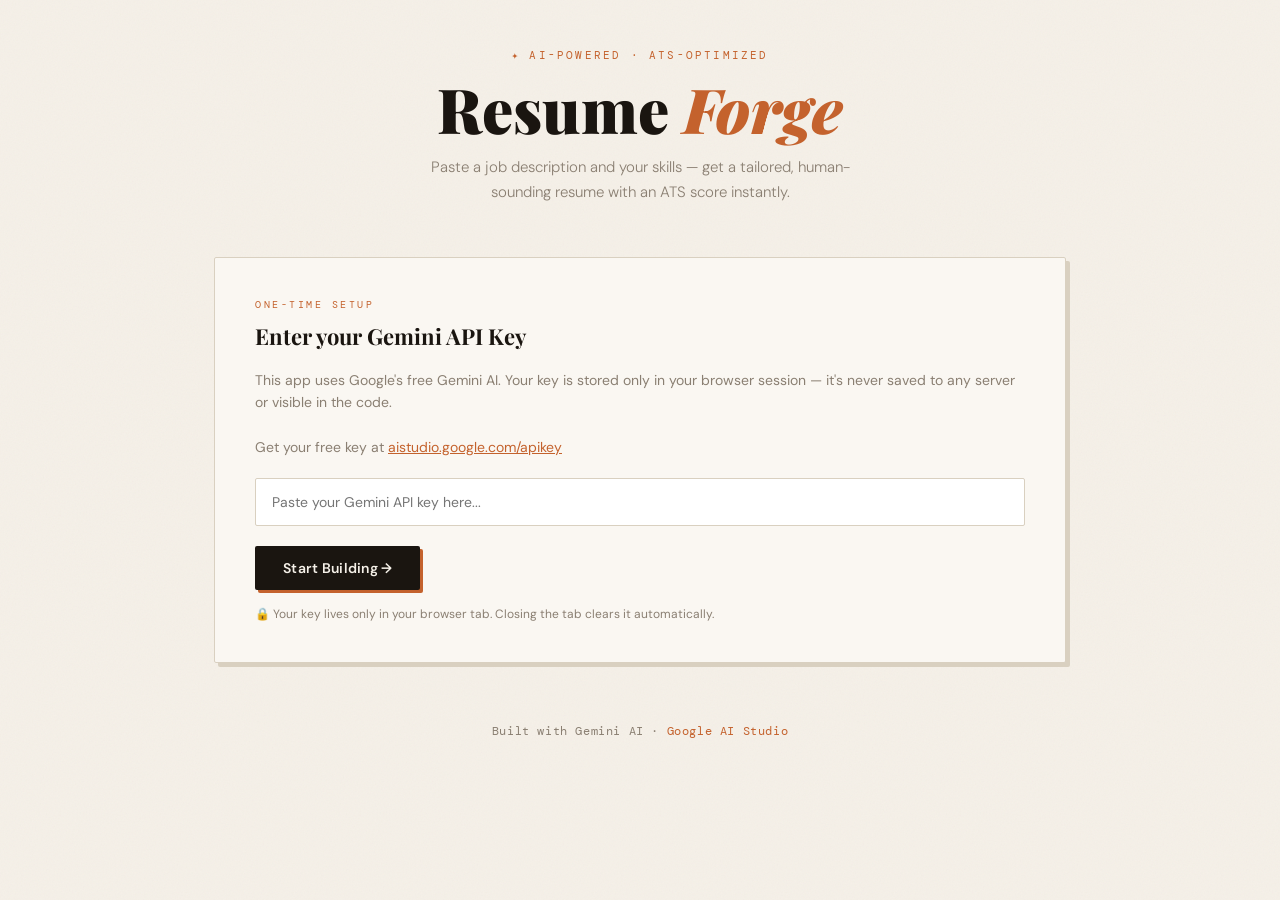
<file: index.html>
<!DOCTYPE html>
<html lang="en">
<head>
  <meta charset="UTF-8" />
  <meta name="viewport" content="width=device-width, initial-scale=1.0" />
  <title>Resume Forge — AI-Powered Resume Builder</title>
  <meta name="description" content="Paste a job description and your skills to generate a tailored, ATS-optimized resume instantly." />
  <meta property="og:title" content="Resume Forge — AI Resume Builder" />
  <meta property="og:description" content="Generate a tailored, human-sounding resume with ATS score in seconds." />
  <meta property="og:type" content="website" />
  <link rel="preconnect" href="https://fonts.googleapis.com" />
  <link rel="preconnect" href="https://fonts.gstatic.com" crossorigin />
  <link href="https://fonts.googleapis.com/css2?family=Playfair+Display:ital,wght@0,700;0,900;1,700&family=DM+Sans:wght@300;400;500;600&family=DM+Mono:wght@400;500&display=swap" rel="stylesheet" />
  <link rel="stylesheet" href="style.css" />
</head>
<body>
<div class="app">

  <!-- Header -->
  <header class="header">
    <span class="header-tag">✦ AI-Powered · ATS-Optimized</span>
    <h1>Resume <em>Forge</em></h1>
    <p>Paste a job description and your skills — get a tailored, human-sounding resume with an ATS score instantly.</p>
  </header>

  <!-- Steps -->
  <div class="steps" id="stepsBar">
    <div class="step active" id="step1"><div class="step-num">1</div><span>Job Description</span></div>
    <div class="step-line"></div>
    <div class="step" id="step2"><div class="step-num">2</div><span>Your Skills</span></div>
    <div class="step-line"></div>
    <div class="step" id="step3"><div class="step-num">3</div><span>Your Resume</span></div>
  </div>

  <!-- Key Setup Card (shown first if no key in session) -->
  <div class="card" id="keySetupCard" style="display:none;">
    <span class="card-label">One-time setup</span>
    <h2>Enter your Gemini API Key</h2>
    <p style="font-size:14px;color:var(--muted);margin-bottom:20px;line-height:1.6;">
      This app uses Google's free Gemini AI. Your key is stored only in your browser session — it's never saved to any server or visible in the code.
      <br/><br/>
      Get your free key at <a href="https://aistudio.google.com/apikey" target="_blank" rel="noopener" style="color:var(--rust);">aistudio.google.com/apikey</a>
    </p>
    <input type="password" id="apiKeyInput" placeholder="Paste your Gemini API key here..." style="width:100%;padding:14px 16px;border:1.5px solid var(--border);border-radius:2px;background:#fff;font-family:'DM Sans',sans-serif;font-size:14px;color:var(--ink);outline:none;transition:border-color .2s;" onfocus="this.style.borderColor='var(--rust)'" onblur="this.style.borderColor='var(--border)'" onkeydown="if(event.key==='Enter')saveApiKey()" />
    <div class="btn-row">
      <button class="btn-primary" onclick="saveApiKey()">Start Building →</button>
    </div>
    <p style="font-size:12px;color:var(--muted);margin-top:16px;">🔒 Your key lives only in your browser tab. Closing the tab clears it automatically.</p>
  </div>

  <!-- Step 1 -->
  <div class="card" id="jdCard">
    <span class="card-label">Step 01</span>
    <h2>Paste the Job Description</h2>
    <textarea id="jdInput" rows="10" placeholder="Paste the full job description here — include the role title, responsibilities, required skills, and qualifications. The more detail you give, the better your resume will be tailored..."></textarea>
    <div class="btn-row">
      <button class="btn-primary" onclick="goToStep2()">Continue →</button>
      <button class="btn-secondary" onclick="changeKey()" style="margin-left:auto;font-size:12px;">🔑 Change API Key</button>
    </div>
  </div>

  <!-- Step 2 -->
  <div class="card" id="skillsCard" style="display:none;">
    <span class="card-label">Step 02</span>
    <h2>Tell Us About Yourself</h2>
    <textarea id="skillsInput" rows="12" placeholder="Describe your background, skills, and experience freely. For example:&#10;&#10;• 8 years in product management at SaaS companies&#10;• Led cross-functional teams of 12+ people&#10;• Proficient in Jira, Figma, SQL, and Tableau&#10;• MBA from NYU Stern&#10;• Launched 3 products that grew to $2M ARR&#10;&#10;Be as detailed as possible — include tools, industries, achievements, education, and years of experience."></textarea>
    <div class="btn-row">
      <button class="btn-primary" id="generateBtn" onclick="generateResume()">✦ Generate Resume</button>
      <button class="btn-secondary" onclick="goBack()">← Back</button>
    </div>
    <div id="errorMsg" class="error-msg" style="display:none;"></div>
  </div>

  <!-- Loading -->
  <div class="card loading-state" id="loadingCard" style="display:none;">
    <div class="spinner"></div>
    <p id="loadingText">Analyzing job description...</p>
  </div>

  <!-- Step 3: Output -->
  <div id="outputSection" style="display:none;">

    <div class="card section-fade">
      <span class="card-label">Step 03 — Result</span>
      <h2>ATS Compatibility Score</h2>
      <div class="ats-bar-wrap">
        <div class="ats-top">
          <div>
            <div class="ats-label">Match Score</div>
            <div class="ats-verdict-tag" id="atsVerdict">—</div>
          </div>
          <div class="ats-score-big" id="atsScoreDisplay">0<span>/100</span></div>
        </div>
        <div class="ats-track"><div class="ats-fill" id="atsFill"></div></div>
        <div class="ats-detail" id="atsDetail"></div>
      </div>

      <div id="atsSuggestions" style="display:none;margin-top:20px;">
        <div class="suggestions-header">
          <div class="suggestions-title">How to improve your score</div>
          <div class="score-gain-badge" id="totalGain"></div>
        </div>
        <div id="suggestionsList"></div>
      </div>

      <div class="btn-row" style="margin-top:24px;">
        <button class="btn-primary" onclick="window.print()">⎙ Print / Save PDF</button>
        <button class="btn-secondary" onclick="copyResume()">⧉ Copy Resume</button>
        <button class="btn-secondary" onclick="startOver()">↺ Start Over</button>
      </div>
    </div>

    <div class="card section-fade" style="margin-top:0;">
      <span class="card-label">Your Generated Resume</span>
      <div style="display:flex;align-items:center;justify-content:space-between;flex-wrap:wrap;gap:8px;margin-bottom:14px;">
        <h2 style="margin:0;">Ready to Use</h2>
        <span class="edit-hint-badge">✎ Click any section to edit</span>
      </div>
      <div class="resume-output" id="resumeOutput"></div>
    </div>

  </div>

  <footer class="footer">Built with Gemini AI · <a href="https://aistudio.google.com" target="_blank" rel="noopener">Google AI Studio</a></footer>
</div>

<!-- Edit Modal -->
<div id="editModal" class="modal-overlay" style="display:none;" onclick="closeModalOnOverlay(event)">
  <div class="modal-box">
    <div class="modal-header">
      <div>
        <div class="modal-label">✎ Editing section</div>
        <div class="modal-title" id="modalSectionName"></div>
      </div>
      <button class="modal-close" onclick="closeEditModal()">✕</button>
    </div>
    <textarea class="modal-textarea" id="modalTextarea" rows="8"></textarea>
    <div class="modal-ai-wrap" id="modalAiWrap" style="display:none;">
      <div class="modal-ai-label">✦ AI Suggestion</div>
      <div class="modal-ai-text" id="modalAiText"></div>
      <div class="btn-row" style="margin-top:10px;">
        <button class="btn-ai-use" onclick="useAiSuggestion()">Use this</button>
        <button class="btn-ai-skip" onclick="dismissAiSuggestion()">Keep mine</button>
      </div>
    </div>
    <div class="modal-footer">
      <button class="btn-primary" onclick="saveEdit()">Save Changes</button>
      <button class="btn-ai-rewrite" id="aiRewriteBtn" onclick="requestAiRewrite()">✦ AI Rewrite</button>
      <button class="btn-secondary" onclick="closeEditModal()">Cancel</button>
    </div>
    <div id="modalError" class="error-msg" style="display:none;margin-top:10px;"></div>
  </div>
</div>

<script src="app.js"></script>
</body>
</html>
</file>
<file: style.css>
/* ── Reset ───────────────────────────────────────────────────── */
*, *::before, *::after { box-sizing: border-box; margin: 0; padding: 0; }

/* ── Variables ───────────────────────────────────────────────── */
:root {
  --cream:  #f5f0e8;
  --ink:    #1a1510;
  --rust:   #c4622d;
  --gold:   #d4a847;
  --sage:   #5c7a5e;
  --paper:  #faf7f2;
  --border: #d9d0c0;
  --muted:  #8a7f72;
  --purple: #534ab7;
  --purple-light: #f0eeff;
  --purple-border: #afa9ec;
}

/* ── Base ────────────────────────────────────────────────────── */
body {
  font-family: 'DM Sans', sans-serif;
  background: var(--cream);
  color: var(--ink);
  min-height: 100vh;
  overflow-x: hidden;
}

body::before {
  content: '';
  position: fixed;
  inset: 0;
  background-image: url("data:image/svg+xml,%3Csvg xmlns='http://www.w3.org/2000/svg' width='300' height='300'%3E%3Cfilter id='n'%3E%3CfeTurbulence type='fractalNoise' baseFrequency='0.65' numOctaves='3' stitchTiles='stitch'/%3E%3C/filter%3E%3Crect width='300' height='300' filter='url(%23n)' opacity='0.04'/%3E%3C/svg%3E");
  pointer-events: none;
  z-index: 0;
}

/* ── Layout ──────────────────────────────────────────────────── */
.app {
  position: relative;
  z-index: 1;
  max-width: 900px;
  margin: 0 auto;
  padding: 48px 24px 80px;
}

/* ── Header ──────────────────────────────────────────────────── */
.header {
  text-align: center;
  margin-bottom: 52px;
  animation: fadeUp .6s ease both;
}
.header-tag {
  font-family: 'DM Mono', monospace;
  font-size: 11px;
  letter-spacing: .2em;
  text-transform: uppercase;
  color: var(--rust);
  margin-bottom: 14px;
  display: block;
}
.header h1 {
  font-family: 'Playfair Display', serif;
  font-size: clamp(36px, 6vw, 62px);
  font-weight: 900;
  line-height: 1.05;
  margin-bottom: 14px;
  color: var(--ink);
}
.header h1 em { font-style: italic; color: var(--rust); }
.header p {
  font-size: 15px;
  color: var(--muted);
  font-weight: 300;
  max-width: 420px;
  margin: 0 auto;
  line-height: 1.65;
}

/* ── Steps ───────────────────────────────────────────────────── */
.steps {
  display: flex;
  align-items: center;
  justify-content: center;
  margin-bottom: 44px;
  animation: fadeUp .6s .1s ease both;
  flex-wrap: wrap;
  gap: 4px;
}
.step {
  display: flex;
  align-items: center;
  gap: 7px;
  font-size: 12px;
  font-family: 'DM Mono', monospace;
  color: var(--muted);
  letter-spacing: .05em;
}
.step.active { color: var(--rust); }
.step.done   { color: var(--sage); }
.step-num {
  width: 26px; height: 26px;
  border-radius: 50%;
  border: 1.5px solid currentColor;
  display: flex; align-items: center; justify-content: center;
  font-size: 11px; font-weight: 500;
  flex-shrink: 0;
  transition: all .3s;
}
.step.done .step-num   { background: var(--sage); border-color: var(--sage); color: #fff; }
.step.active .step-num { background: var(--rust); border-color: var(--rust); color: #fff; }
.step-line { width: 44px; height: 1px; background: var(--border); margin: 0 4px; }

/* ── Card ────────────────────────────────────────────────────── */
.card {
  background: var(--paper);
  border: 1px solid var(--border);
  border-radius: 2px;
  padding: 40px;
  margin-bottom: 20px;
  box-shadow: 4px 4px 0 var(--border);
  animation: fadeUp .5s ease both;
}
.card-label {
  font-family: 'DM Mono', monospace;
  font-size: 10px;
  letter-spacing: .25em;
  text-transform: uppercase;
  color: var(--rust);
  margin-bottom: 10px;
  display: block;
}
.card h2 {
  font-family: 'Playfair Display', serif;
  font-size: 22px;
  font-weight: 700;
  margin-bottom: 18px;
  color: var(--ink);
}

/* ── Textarea ────────────────────────────────────────────────── */
textarea {
  width: 100%;
  padding: 14px 16px;
  border: 1.5px solid var(--border);
  border-radius: 2px;
  background: #fff;
  font-family: 'DM Sans', sans-serif;
  font-size: 14px;
  line-height: 1.65;
  color: var(--ink);
  resize: vertical;
  transition: border-color .2s;
  outline: none;
}
textarea:focus        { border-color: var(--rust); }
textarea::placeholder { color: var(--muted); font-weight: 300; }

/* ── Buttons ─────────────────────────────────────────────────── */
.btn-row {
  display: flex; align-items: center;
  gap: 12px; flex-wrap: wrap;
  margin-top: 20px;
}
.btn-primary {
  display: inline-flex; align-items: center; gap: 8px;
  padding: 13px 28px;
  background: var(--ink); color: var(--cream);
  border: none; border-radius: 2px;
  font-family: 'DM Sans', sans-serif;
  font-size: 14px; font-weight: 600;
  cursor: pointer; letter-spacing: .02em;
  transition: all .2s;
  box-shadow: 3px 3px 0 var(--rust);
}
.btn-primary:hover  { transform: translate(-2px,-2px); box-shadow: 5px 5px 0 var(--rust); }
.btn-primary:active { transform: translate(0,0);       box-shadow: 1px 1px 0 var(--rust); }
.btn-primary:disabled { opacity:.5; cursor:not-allowed; transform:none; box-shadow:3px 3px 0 var(--border); }

.btn-secondary {
  display: inline-flex; align-items: center; gap: 8px;
  padding: 10px 18px;
  background: transparent; color: var(--ink);
  border: 1.5px solid var(--border); border-radius: 2px;
  font-family: 'DM Sans', sans-serif;
  font-size: 13px; font-weight: 500;
  cursor: pointer; transition: border-color .2s;
}
.btn-secondary:hover { border-color: var(--ink); }

.btn-ai-rewrite {
  display: inline-flex; align-items: center; gap: 6px;
  padding: 10px 18px;
  background: var(--purple-light); color: var(--purple);
  border: 1.5px solid var(--purple-border); border-radius: 2px;
  font-family: 'DM Sans', sans-serif;
  font-size: 13px; font-weight: 500;
  cursor: pointer; transition: all .2s;
}
.btn-ai-rewrite:hover { background: #e4e0ff; }

.btn-ai-use {
  padding: 7px 16px;
  background: var(--purple); color: #fff;
  border: none; border-radius: 2px;
  font-family: 'DM Sans', sans-serif; font-size: 13px;
  cursor: pointer; transition: opacity .2s;
}
.btn-ai-use:hover { opacity: .85; }

.btn-ai-skip {
  padding: 7px 16px;
  background: transparent; color: var(--purple);
  border: 1.5px solid var(--purple-border); border-radius: 2px;
  font-family: 'DM Sans', sans-serif; font-size: 13px;
  cursor: pointer;
}

/* ── Loading ─────────────────────────────────────────────────── */
.loading-state { text-align: center; padding: 60px 40px; }
.spinner {
  width: 44px; height: 44px;
  border: 2px solid var(--border);
  border-top-color: var(--rust);
  border-radius: 50%;
  animation: spin .8s linear infinite;
  margin: 0 auto 22px;
}
.loading-state p {
  font-family: 'DM Mono', monospace;
  font-size: 12px; letter-spacing: .1em;
  color: var(--muted);
}

/* ── ATS Score ───────────────────────────────────────────────── */
.ats-bar-wrap {
  background: #fff;
  border: 1px solid var(--border);
  border-radius: 2px;
  padding: 24px;
}
.ats-top {
  display: flex;
  justify-content: space-between;
  align-items: flex-end;
  margin-bottom: 14px;
}
.ats-label {
  font-family: 'DM Mono', monospace;
  font-size: 10px; letter-spacing: .15em;
  text-transform: uppercase; color: var(--muted);
}
.ats-verdict-tag {
  font-size: 13px; color: var(--muted);
  margin-top: 4px; font-weight: 300;
}
.ats-score-big {
  font-family: 'Playfair Display', serif;
  font-size: 52px; font-weight: 900;
  line-height: 1; color: var(--sage);
}
.ats-score-big span { font-size: 24px; color: var(--muted); }
.ats-track {
  height: 6px; background: var(--cream);
  border-radius: 3px; overflow: hidden; margin-bottom: 10px;
}
.ats-fill {
  height: 100%; border-radius: 3px;
  background: linear-gradient(90deg, var(--sage), var(--gold));
  transition: width 1.5s cubic-bezier(.23,1,.32,1);
  width: 0%;
}
.ats-detail { font-size: 13px; color: var(--muted); font-weight: 300; line-height: 1.6; }

/* ── ATS Suggestions ─────────────────────────────────────────── */
.suggestions-header {
  display: flex; align-items: center;
  justify-content: space-between;
  margin-bottom: 12px;
}
.suggestions-title { font-size: 14px; font-weight: 600; color: var(--ink); }
.score-gain-badge {
  font-size: 11px; font-weight: 600;
  color: var(--sage);
  background: #eaf3de;
  border: 1px solid #c0dd97;
  padding: 3px 12px; border-radius: 20px;
}
.suggestion-item {
  display: flex; gap: 12px; align-items: flex-start;
  padding: 12px 14px;
  border-radius: 2px;
  background: #fff;
  margin-bottom: 8px;
  border: 1px solid var(--border);
  transition: box-shadow .2s;
}
.suggestion-item:hover { box-shadow: 2px 2px 0 var(--border); }
.suggestion-item.high { border-left: 3px solid var(--rust); }
.suggestion-item.med  { border-left: 3px solid var(--gold); }
.suggestion-item.low  { border-left: 3px solid var(--sage); }
.sug-icon {
  width: 30px; height: 30px;
  border-radius: 2px;
  display: flex; align-items: center; justify-content: center;
  font-size: 14px; flex-shrink: 0;
}
.sug-icon.high { background: #faece7; }
.sug-icon.med  { background: #faeeda; }
.sug-icon.low  { background: #eaf3de; }
.sug-label { font-size: 13px; font-weight: 600; color: var(--ink); margin-bottom: 3px; }
.sug-desc  { font-size: 12px; color: var(--muted); line-height: 1.55; }
.sug-tag {
  display: inline-block;
  font-size: 10px; font-family: 'DM Mono', monospace;
  letter-spacing: .05em;
  padding: 2px 10px; border-radius: 20px; margin-top: 5px;
}
.sug-tag.high { background: #faece7; color: #993c1d; }
.sug-tag.med  { background: #faeeda; color: #854f0b; }
.sug-tag.low  { background: #eaf3de; color: #3b6d11; }

/* ── Edit hint ───────────────────────────────────────────────── */
.edit-hint-badge {
  font-size: 11px;
  font-family: 'DM Mono', monospace;
  color: var(--rust);
  background: #fdf4ef;
  border: 1px solid #f5c4a0;
  padding: 4px 12px;
  border-radius: 20px;
  letter-spacing: .04em;
  cursor: default;
}

/* ── Resume Output ───────────────────────────────────────────── */
.resume-output {
  background: #fff;
  border: 1px solid var(--border);
  border-radius: 2px;
  padding: 44px 52px;
  box-shadow: 6px 6px 0 var(--border);
  font-size: 13.5px;
  line-height: 1.65;
  color: #222;
}

/* Editable blocks inside resume */
.resume-block {
  position: relative;
  border-radius: 2px;
  transition: background .15s;
  cursor: pointer;
  padding: 2px 4px;
  margin: 0 -4px;
}
.resume-block:hover { background: #fdf4ef; }
.resume-block:hover .block-edit-btn { opacity: 1; }
.block-edit-btn {
  position: absolute;
  top: 2px; right: 4px;
  font-size: 10px;
  font-family: 'DM Mono', monospace;
  color: var(--rust);
  background: #fdf4ef;
  border: 1px solid #f5c4a0;
  padding: 1px 8px; border-radius: 20px;
  opacity: 0; transition: opacity .15s;
  pointer-events: none;
}

/* Resume typography */
.resume-output .r-name {
  font-family: 'Playfair Display', serif;
  font-size: 28px; font-weight: 700;
  color: var(--ink); margin-bottom: 4px;
}
.resume-output .r-contact {
  font-size: 12px; color: var(--muted);
  font-family: 'DM Mono', monospace;
  margin-bottom: 22px;
}
.resume-output .r-section {
  font-size: 10px; font-weight: 600;
  letter-spacing: .22em; text-transform: uppercase;
  color: var(--rust);
  border-bottom: 1px solid var(--border);
  padding-bottom: 5px;
  margin: 24px 0 12px;
}
.resume-output .r-job-header {
  font-size: 14px; font-weight: 600;
  color: var(--ink); margin-bottom: 2px;
}
.resume-output .r-job-date {
  font-size: 11px; color: var(--muted);
  font-family: 'DM Mono', monospace;
  margin-bottom: 8px;
}
.resume-output p  { margin-bottom: 7px; }
.resume-output ul { padding-left: 18px; margin-bottom: 10px; }
.resume-output li { margin-bottom: 4px; }

/* ── Error ───────────────────────────────────────────────────── */
.error-msg {
  background: #fff5f5;
  border: 1px solid #fecaca;
  border-radius: 2px;
  padding: 12px 16px;
  font-size: 13px; color: #b91c1c;
  margin-top: 14px;
}

/* ── Modal ───────────────────────────────────────────────────── */
.modal-overlay {
  position: fixed; inset: 0;
  background: rgba(26,21,16,.55);
  z-index: 1000;
  display: flex; align-items: center; justify-content: center;
  padding: 20px;
  animation: fadeIn .2s ease;
}
.modal-box {
  background: var(--paper);
  border: 1px solid var(--border);
  border-radius: 2px;
  box-shadow: 8px 8px 0 var(--border);
  padding: 32px;
  width: 100%; max-width: 600px;
  max-height: 90vh;
  overflow-y: auto;
  animation: slideUp .25s ease;
}
.modal-header {
  display: flex; justify-content: space-between;
  align-items: flex-start; margin-bottom: 18px;
}
.modal-label {
  font-family: 'DM Mono', monospace;
  font-size: 10px; letter-spacing: .2em;
  text-transform: uppercase; color: var(--rust);
  margin-bottom: 4px;
}
.modal-title {
  font-family: 'Playfair Display', serif;
  font-size: 18px; font-weight: 700; color: var(--ink);
}
.modal-close {
  background: none; border: none;
  font-size: 16px; color: var(--muted);
  cursor: pointer; padding: 4px 8px;
  transition: color .15s;
}
.modal-close:hover { color: var(--ink); }
.modal-textarea {
  width: 100%; margin-bottom: 16px;
}
.modal-ai-wrap {
  background: var(--purple-light);
  border: 1px solid var(--purple-border);
  border-radius: 2px;
  padding: 16px; margin-bottom: 16px;
}
.modal-ai-label {
  font-family: 'DM Mono', monospace;
  font-size: 10px; letter-spacing: .15em;
  text-transform: uppercase; color: var(--purple);
  margin-bottom: 8px;
}
.modal-ai-text {
  font-size: 13px; color: #3c3489;
  line-height: 1.6;
}
.modal-footer {
  display: flex; align-items: center;
  gap: 10px; flex-wrap: wrap;
  padding-top: 4px;
  border-top: 1px solid var(--border);
  margin-top: 4px; padding-top: 16px;
}

/* ── Footer ──────────────────────────────────────────────────── */
.footer {
  text-align: center; margin-top: 60px;
  font-size: 12px; color: var(--muted);
  font-family: 'DM Mono', monospace;
  letter-spacing: .05em;
}
.footer a { color: var(--rust); text-decoration: none; }
.footer a:hover { text-decoration: underline; }

/* ── Animations ──────────────────────────────────────────────── */
@keyframes fadeUp  { from { opacity:0; transform:translateY(18px); } to { opacity:1; transform:translateY(0); } }
@keyframes fadeIn  { from { opacity:0; } to { opacity:1; } }
@keyframes slideUp { from { opacity:0; transform:translateY(24px); } to { opacity:1; transform:translateY(0); } }
@keyframes spin    { to { transform:rotate(360deg); } }
.section-fade { animation: fadeUp .5s ease both; }

/* ── Print ───────────────────────────────────────────────────── */
@media print {
  body, .app { background: #fff !important; }
  .header, .steps, #jdCard, #skillsCard, #loadingCard,
  .card-label, .card > h2, .ats-bar-wrap, #atsSuggestions,
  .btn-row, .edit-hint-badge, .footer, #editModal { display: none !important; }
  .card { box-shadow: none; border: none; padding: 0; }
  .resume-output { box-shadow: none; border: none; padding: 0; }
  .resume-block { padding: 0; margin: 0; cursor: default; }
  .block-edit-btn { display: none !important; }
}

/* ── Responsive ──────────────────────────────────────────────── */
@media (max-width: 600px) {
  .app { padding: 32px 16px 60px; }
  .card { padding: 24px 20px; }
  .resume-output { padding: 28px 20px; }
  .step span { display: none; }
  .step-line { width: 24px; }
  .modal-box { padding: 24px 18px; }
}
</file>
